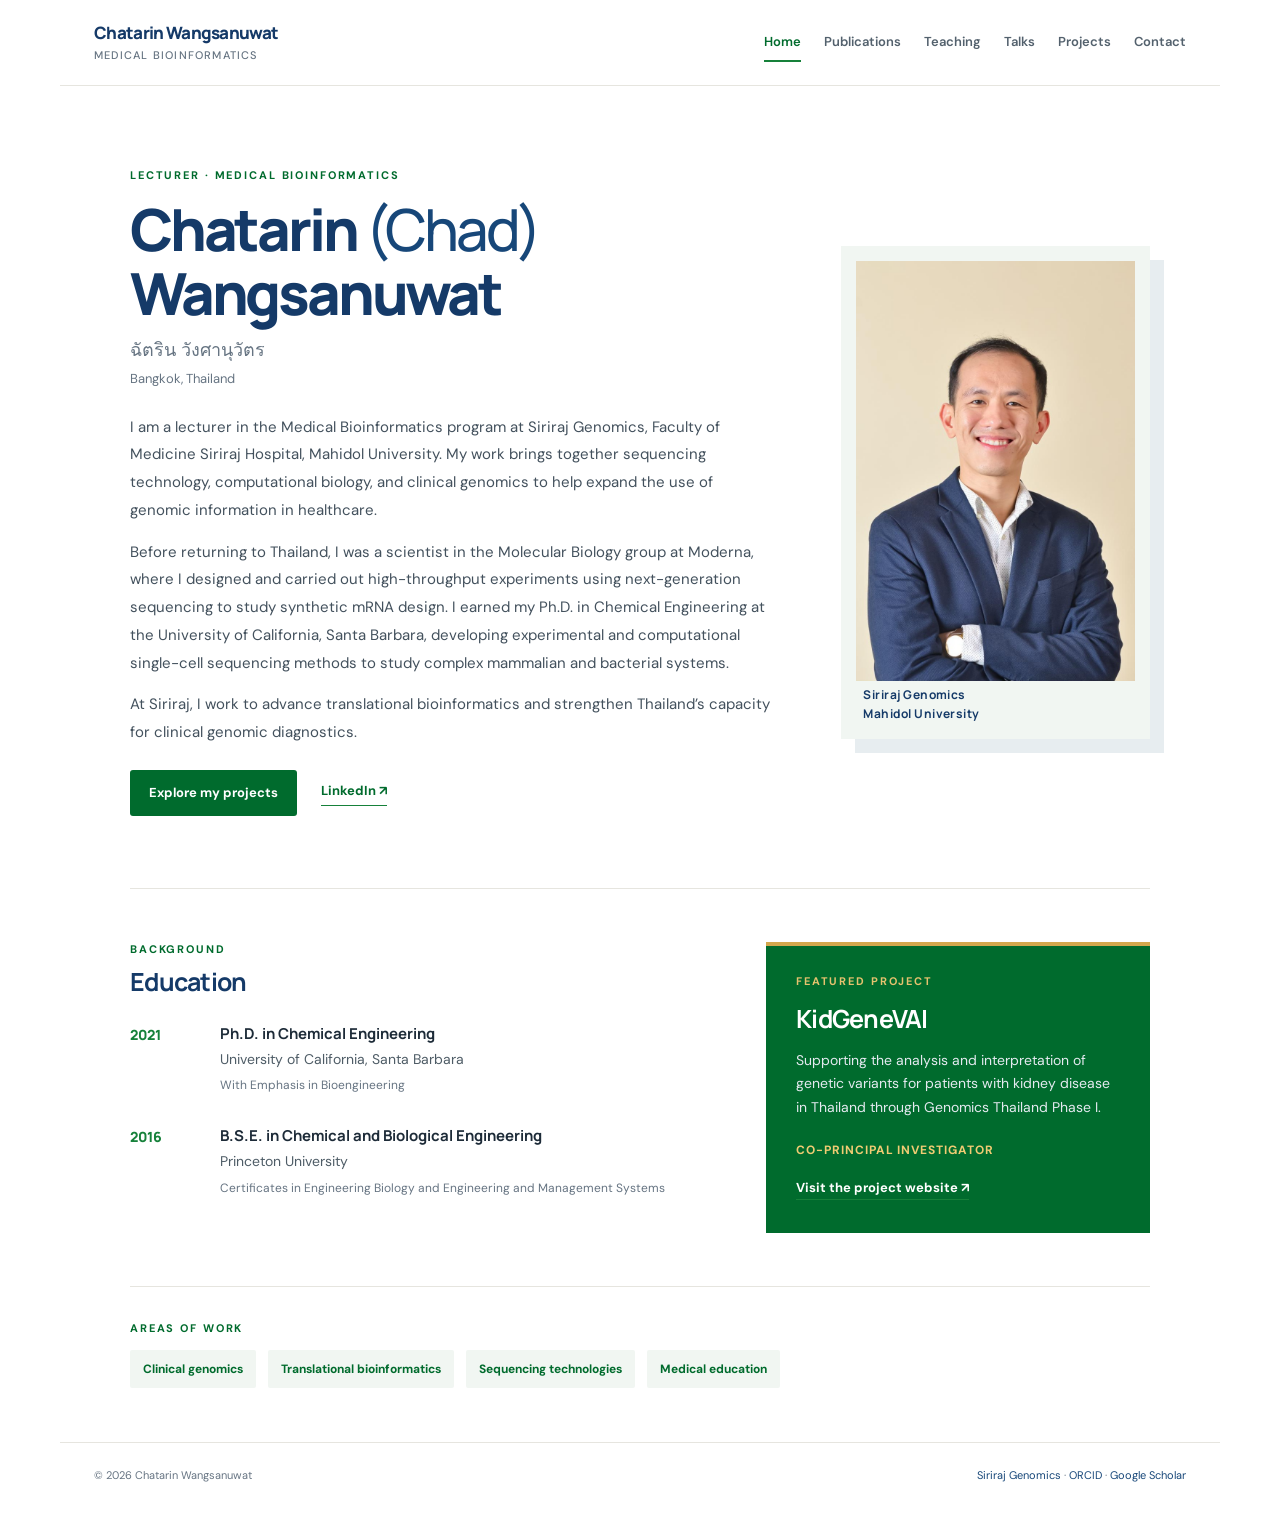
<file: index.html>
<!doctype html>
<html lang="en">
<head>
  <meta charset="utf-8">
  <meta name="viewport" content="width=device-width, initial-scale=1">
  <meta name="description" content="Chatarin (Chad) Wangsanuwat — medical bioinformatics, genomics, and translational research.">
  <title>Chatarin (Chad) Wangsanuwat</title>
  <link rel="stylesheet" href="style.css">
</head>
<body>
  <header class="site-header">
    <a class="brand" href="index.html">Chatarin Wangsanuwat<span>Medical Bioinformatics</span></a>
    <nav aria-label="Main navigation">
      <a class="active" href="index.html">Home</a><a href="publications.html">Publications</a><a href="teaching.html">Teaching</a><a href="talks.html">Talks</a><a href="projects.html">Projects</a><a href="contact.html">Contact</a>
    </nav>
  </header>
  <main>
    <section class="hero">
      <div class="hero-copy">
        <p class="eyebrow">Lecturer · Medical Bioinformatics</p>
        <h1>Chatarin <span>(Chad)</span><br>Wangsanuwat</h1>
        <p class="thai-name" lang="th">ฉัตริน วังศานุวัตร</p>
        <p class="location">Bangkok, Thailand</p>
        <p>I am a lecturer in the Medical Bioinformatics program at Siriraj Genomics, Faculty of Medicine Siriraj Hospital, Mahidol University. My work brings together sequencing technology, computational biology, and clinical genomics to help expand the use of genomic information in healthcare.</p>
        <p>Before returning to Thailand, I was a scientist in the Molecular Biology group at Moderna, where I designed and carried out high-throughput experiments using next-generation sequencing to study synthetic mRNA design. I earned my Ph.D. in Chemical Engineering at the University of California, Santa Barbara, developing experimental and computational single-cell sequencing methods to study complex mammalian and bacterial systems.</p>
        <p>At Siriraj, I work to advance translational bioinformatics and strengthen Thailand’s capacity for clinical genomic diagnostics.</p>
        <div class="hero-links"><a class="button" href="projects.html">Explore my projects</a><a class="text-link" href="https://www.linkedin.com/in/cwangsanuwat/">LinkedIn ↗</a></div>
      </div>
      <div class="portrait-wrap"><img class="portrait" src="assets/chatarin-wangsanuwat.jpg" alt="Portrait of Chatarin (Chad) Wangsanuwat"><div class="portrait-caption">Siriraj Genomics<br>Mahidol University</div></div>
    </section>

    <section class="section-grid">
      <section class="content-section">
        <div class="section-heading"><p class="eyebrow">Background</p><h2>Education</h2></div>
        <article class="education-item"><div class="year">2021</div><div><h3>Ph.D. in Chemical Engineering</h3><p>University of California, Santa Barbara</p><p class="muted">With Emphasis in Bioengineering</p></div></article>
        <article class="education-item"><div class="year">2016</div><div><h3>B.S.E. in Chemical and Biological Engineering</h3><p>Princeton University</p><p class="muted">Certificates in Engineering Biology and Engineering and Management Systems</p></div></article>
      </section>
      <aside class="feature-card"><p class="eyebrow">Featured project</p><h2>KidGeneVAI</h2><p>Supporting the analysis and interpretation of genetic variants for patients with kidney disease in Thailand through Genomics Thailand Phase I.</p><p class="role-label">Co-Principal Investigator</p><a class="text-link" href="https://kidgenevai.sigenomics.com/">Visit the project website ↗</a></aside>
    </section>

    <section class="focus-band"><p class="eyebrow">Areas of work</p><div class="focus-list"><span>Clinical genomics</span><span>Translational bioinformatics</span><span>Sequencing technologies</span><span>Medical education</span></div></section>
  </main>
  <footer><span>© 2026 Chatarin Wangsanuwat</span><span><a href="https://www.sigenomics.com/">Siriraj Genomics</a> · <a href="https://orcid.org/0000-0001-8228-2387">ORCID</a> · <a href="https://scholar.google.com/citations?user=dkV3cPIAAAAJ&hl=en">Google Scholar</a></span></footer>
</body>
</html>
</file>
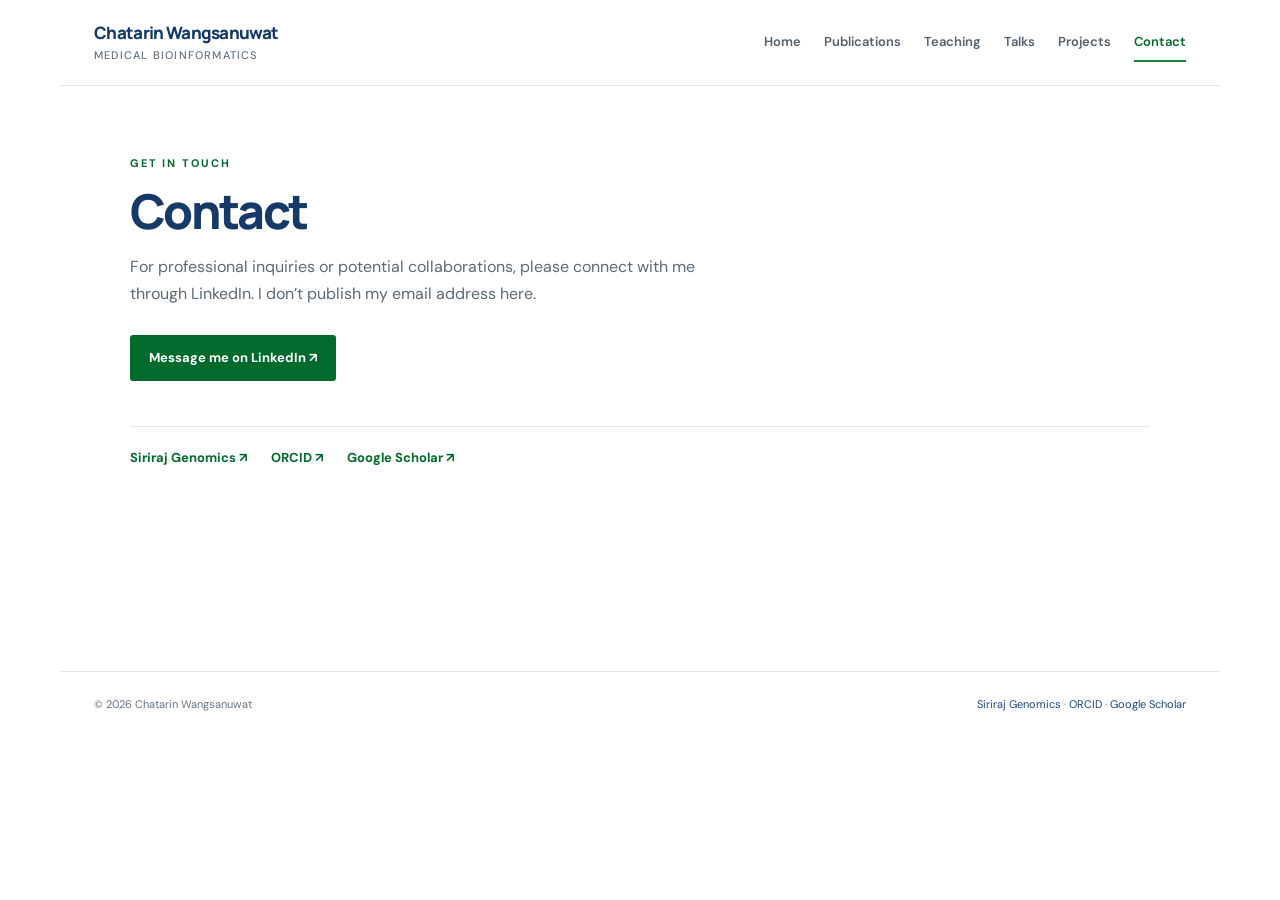
<file: contact.html>
<!doctype html>
<html lang="en"><head><meta charset="utf-8"><meta name="viewport" content="width=device-width, initial-scale=1"><meta name="description" content="Professional links for contacting Chatarin Wangsanuwat."><title>Contact | Chatarin Wangsanuwat</title><link rel="stylesheet" href="style.css"></head>
<body><header class="site-header"><a class="brand" href="index.html">Chatarin Wangsanuwat<span>Medical Bioinformatics</span></a><nav aria-label="Main navigation"><a href="index.html">Home</a><a href="publications.html">Publications</a><a href="teaching.html">Teaching</a><a href="talks.html">Talks</a><a href="projects.html">Projects</a><a class="active" href="contact.html">Contact</a></nav></header>
<main class="page-main contact-main"><p class="eyebrow">Get in touch</p><h1>Contact</h1><p class="page-intro">For professional inquiries or potential collaborations, please connect with me through LinkedIn. I don’t publish my email address here.</p>
<a class="button" href="https://www.linkedin.com/in/cwangsanuwat/">Message me on LinkedIn ↗</a>
<div class="contact-links"><a href="https://www.sigenomics.com/">Siriraj Genomics ↗</a><a href="https://orcid.org/0000-0001-8228-2387">ORCID ↗</a><a href="https://scholar.google.com/citations?user=dkV3cPIAAAAJ&hl=en">Google Scholar ↗</a></div>
</main><footer><span>© 2026 Chatarin Wangsanuwat</span><span><a href="https://www.sigenomics.com/">Siriraj Genomics</a> · <a href="https://orcid.org/0000-0001-8228-2387">ORCID</a> · <a href="https://scholar.google.com/citations?user=dkV3cPIAAAAJ&hl=en">Google Scholar</a></span></footer></body></html>
</file>
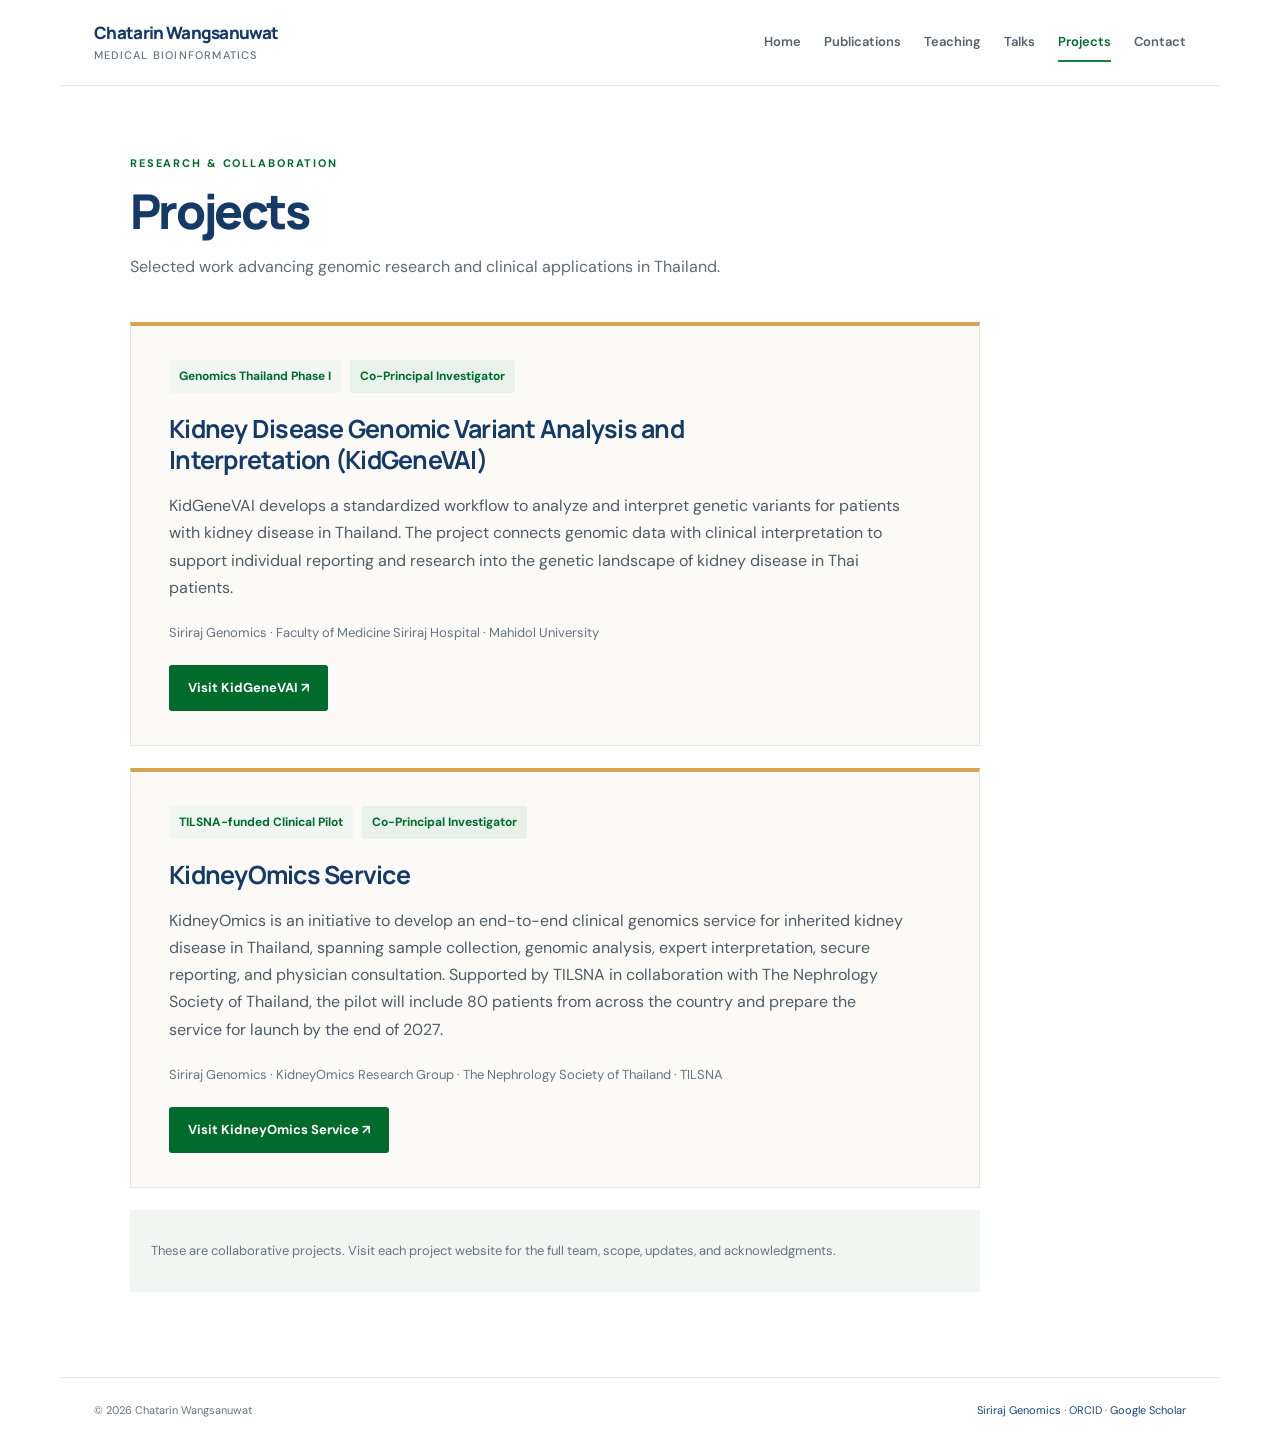
<file: projects.html>
<!doctype html>
<html lang="en"><head><meta charset="utf-8"><meta name="viewport" content="width=device-width, initial-scale=1"><meta name="description" content="Research projects involving Chatarin Wangsanuwat."><title>Projects | Chatarin Wangsanuwat</title><link rel="stylesheet" href="style.css"></head>
<body><header class="site-header"><a class="brand" href="index.html">Chatarin Wangsanuwat<span>Medical Bioinformatics</span></a><nav aria-label="Main navigation"><a href="index.html">Home</a><a href="publications.html">Publications</a><a href="teaching.html">Teaching</a><a href="talks.html">Talks</a><a class="active" href="projects.html">Projects</a><a href="contact.html">Contact</a></nav></header>
<main class="page-main"><p class="eyebrow">Research &amp; collaboration</p><h1>Projects</h1><p class="page-intro">Selected work advancing genomic research and clinical applications in Thailand.</p>
<article class="project-card"><div class="project-topline"><span class="tag">Genomics Thailand Phase I</span><span class="tag tag-green">Co-Principal Investigator</span></div><h2>Kidney Disease Genomic Variant Analysis and Interpretation (KidGeneVAI)</h2><p>KidGeneVAI develops a standardized workflow to analyze and interpret genetic variants for patients with kidney disease in Thailand. The project connects genomic data with clinical interpretation to support individual reporting and research into the genetic landscape of kidney disease in Thai patients.</p><p class="project-org">Siriraj Genomics · Faculty of Medicine Siriraj Hospital · Mahidol University</p><a class="button" href="https://kidgenevai.sigenomics.com/">Visit KidGeneVAI ↗</a></article>
<article class="project-card" style="margin-top:22px"><div class="project-topline"><span class="tag">TILSNA-funded Clinical Pilot</span><span class="tag tag-green">Co-Principal Investigator</span></div><h2>KidneyOmics Service</h2><p>KidneyOmics is an initiative to develop an end-to-end clinical genomics service for inherited kidney disease in Thailand, spanning sample collection, genomic analysis, expert interpretation, secure reporting, and physician consultation. Supported by TILSNA in collaboration with The Nephrology Society of Thailand, the pilot will include 80 patients from across the country and prepare the service for launch by the end of 2027.</p><p class="project-org">Siriraj Genomics · KidneyOmics Research Group · The Nephrology Society of Thailand · TILSNA</p><a class="button" href="https://cwangsanuwat.github.io/kidneyomics-service/">Visit KidneyOmics Service ↗</a></article>
<aside class="note-box"><p>These are collaborative projects. Visit each project website for the full team, scope, updates, and acknowledgments.</p></aside>
</main><footer><span>© 2026 Chatarin Wangsanuwat</span><span><a href="https://www.sigenomics.com/">Siriraj Genomics</a> · <a href="https://orcid.org/0000-0001-8228-2387">ORCID</a> · <a href="https://scholar.google.com/citations?user=dkV3cPIAAAAJ&hl=en">Google Scholar</a></span></footer></body></html>
</file>
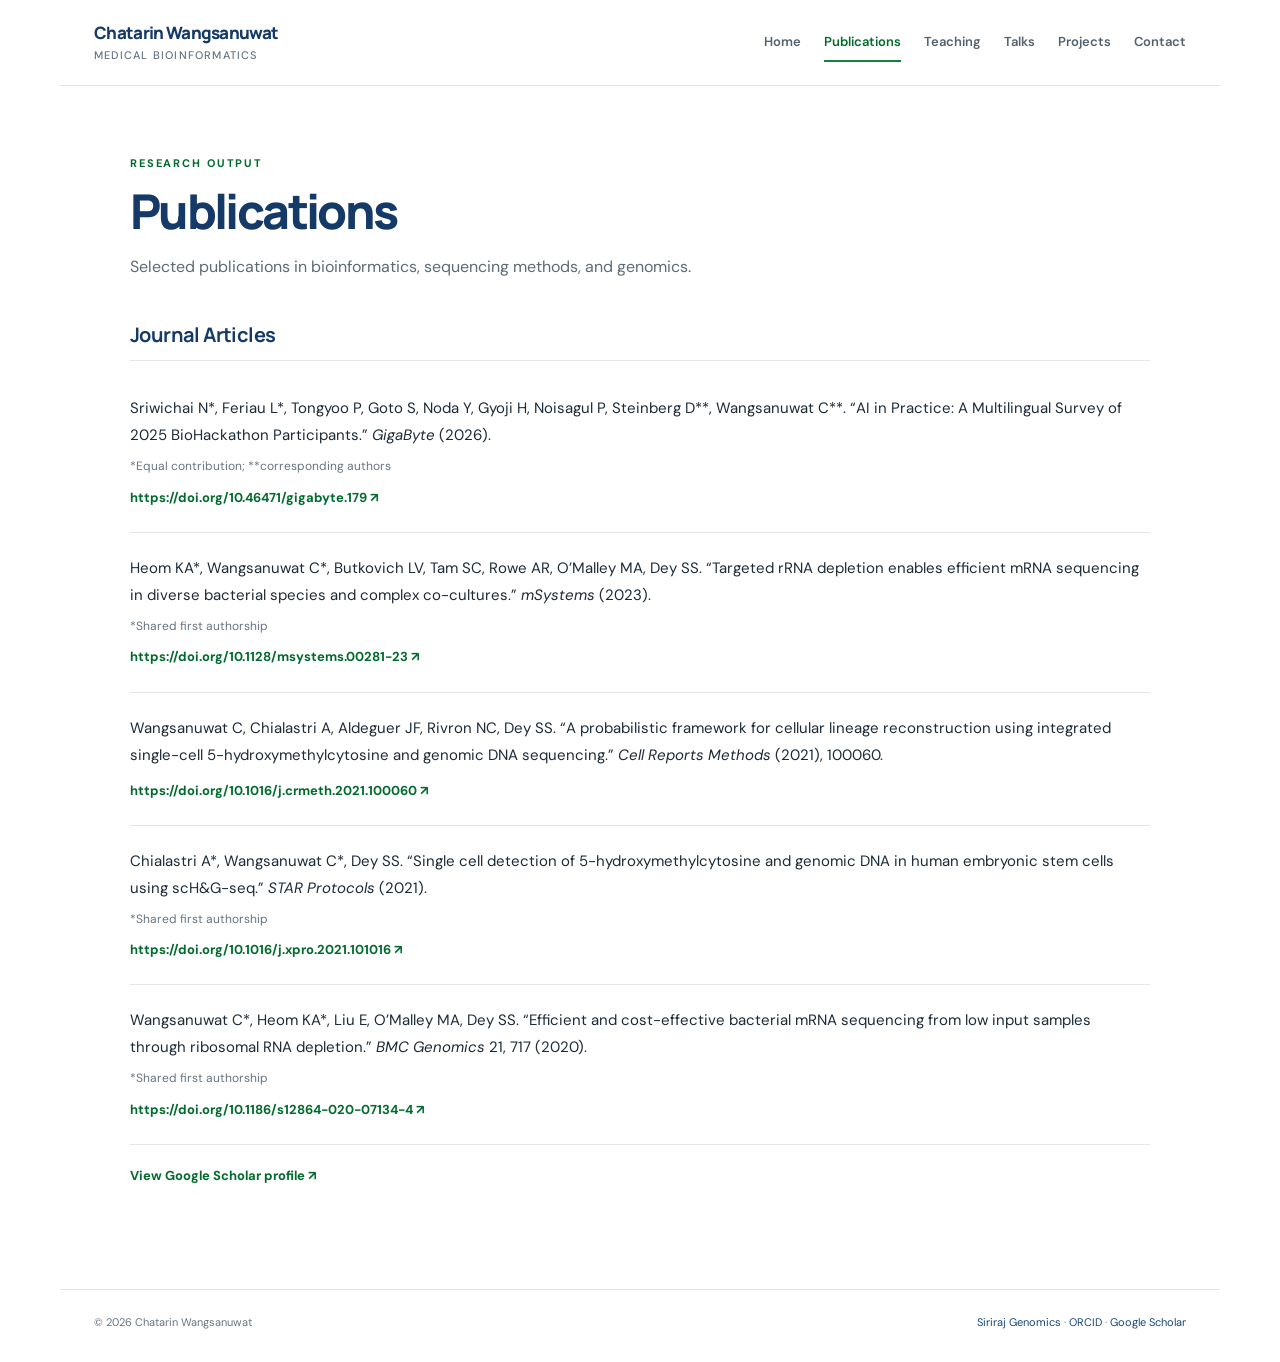
<file: publications.html>
<!doctype html>
<html lang="en"><head><meta charset="utf-8"><meta name="viewport" content="width=device-width, initial-scale=1"><meta name="description" content="Selected publications by Chatarin Wangsanuwat."><title>Publications | Chatarin Wangsanuwat</title><link rel="stylesheet" href="style.css"></head>
<body><header class="site-header"><a class="brand" href="index.html">Chatarin Wangsanuwat<span>Medical Bioinformatics</span></a><nav aria-label="Main navigation"><a href="index.html">Home</a><a class="active" href="publications.html">Publications</a><a href="teaching.html">Teaching</a><a href="talks.html">Talks</a><a href="projects.html">Projects</a><a href="contact.html">Contact</a></nav></header>
<main class="page-main"><p class="eyebrow">Research output</p><h1>Publications</h1><p class="page-intro">Selected publications in bioinformatics, sequencing methods, and genomics.</p>
<h2 class="list-heading">Journal Articles</h2>
<article class="listing"><p class="citation">Sriwichai N*, Feriau L*, Tongyoo P, Goto S, Noda Y, Gyoji H, Noisagul P, Steinberg D**, Wangsanuwat C**. “AI in Practice: A Multilingual Survey of 2025 BioHackathon Participants.” <em>GigaByte</em> (2026).</p><p class="note">*Equal contribution; **corresponding authors</p><a href="https://doi.org/10.46471/gigabyte.179">https://doi.org/10.46471/gigabyte.179 ↗</a></article>
<article class="listing"><p class="citation">Heom KA*, Wangsanuwat C*, Butkovich LV, Tam SC, Rowe AR, O’Malley MA, Dey SS. “Targeted rRNA depletion enables efficient mRNA sequencing in diverse bacterial species and complex co-cultures.” <em>mSystems</em> (2023).</p><p class="note">*Shared first authorship</p><a href="https://doi.org/10.1128/msystems.00281-23">https://doi.org/10.1128/msystems.00281-23 ↗</a></article>
<article class="listing"><p class="citation">Wangsanuwat C, Chialastri A, Aldeguer JF, Rivron NC, Dey SS. “A probabilistic framework for cellular lineage reconstruction using integrated single-cell 5-hydroxymethylcytosine and genomic DNA sequencing.” <em>Cell Reports Methods</em> (2021), 100060.</p><a href="https://doi.org/10.1016/j.crmeth.2021.100060">https://doi.org/10.1016/j.crmeth.2021.100060 ↗</a></article>
<article class="listing"><p class="citation">Chialastri A*, Wangsanuwat C*, Dey SS. “Single cell detection of 5-hydroxymethylcytosine and genomic DNA in human embryonic stem cells using scH&amp;G-seq.” <em>STAR Protocols</em> (2021).</p><p class="note">*Shared first authorship</p><a href="https://doi.org/10.1016/j.xpro.2021.101016">https://doi.org/10.1016/j.xpro.2021.101016 ↗</a></article>
<article class="listing"><p class="citation">Wangsanuwat C*, Heom KA*, Liu E, O’Malley MA, Dey SS. “Efficient and cost-effective bacterial mRNA sequencing from low input samples through ribosomal RNA depletion.” <em>BMC Genomics</em> 21, 717 (2020).</p><p class="note">*Shared first authorship</p><a href="https://doi.org/10.1186/s12864-020-07134-4">https://doi.org/10.1186/s12864-020-07134-4 ↗</a></article>
<p class="scholar-link"><a href="https://scholar.google.com/citations?user=dkV3cPIAAAAJ&hl=en">View Google Scholar profile ↗</a></p></main>
<footer><span>© 2026 Chatarin Wangsanuwat</span><span><a href="https://www.sigenomics.com/">Siriraj Genomics</a> · <a href="https://orcid.org/0000-0001-8228-2387">ORCID</a> · <a href="https://scholar.google.com/citations?user=dkV3cPIAAAAJ&hl=en">Google Scholar</a></span></footer></body></html>
</file>
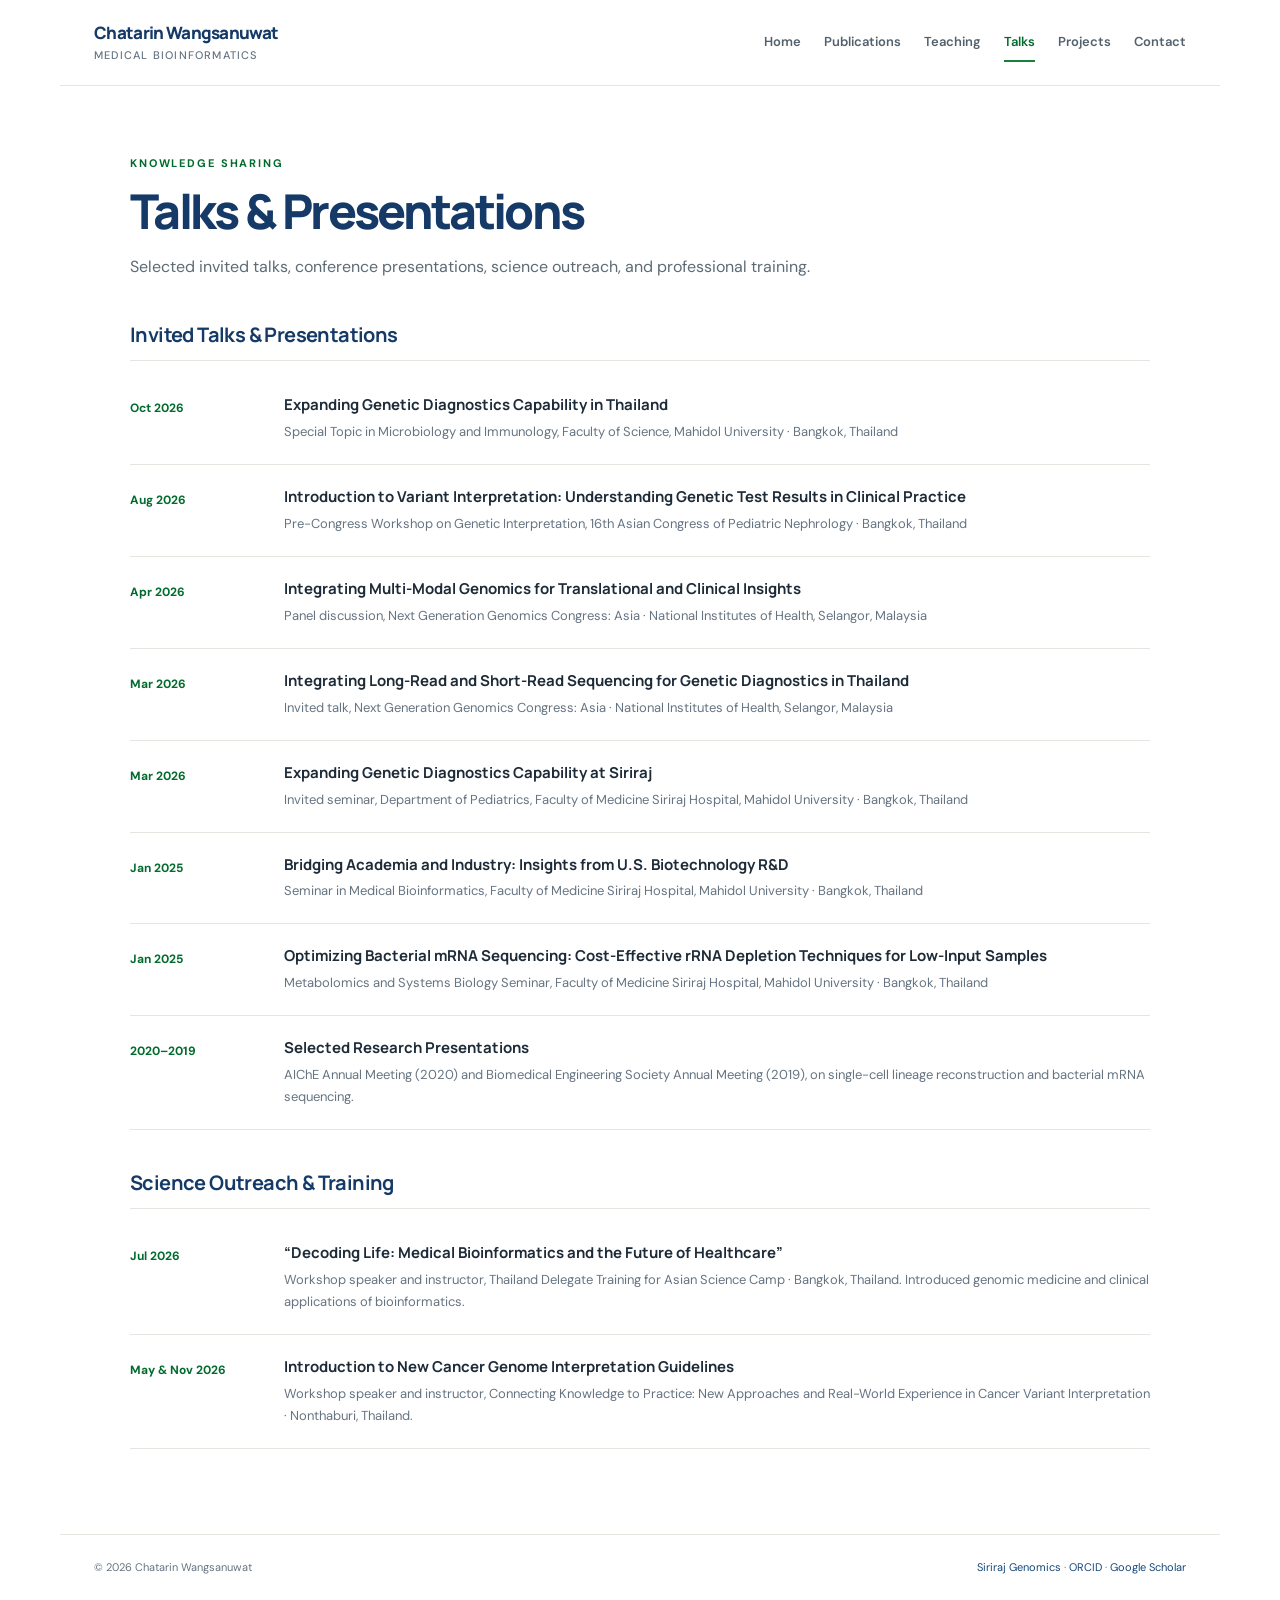
<file: talks.html>
<!doctype html>
<html lang="en"><head><meta charset="utf-8"><meta name="viewport" content="width=device-width, initial-scale=1"><meta name="description" content="Selected talks, presentations, outreach, and training by Chatarin Wangsanuwat."><title>Talks | Chatarin Wangsanuwat</title><link rel="stylesheet" href="style.css"></head>
<body><header class="site-header"><a class="brand" href="index.html">Chatarin Wangsanuwat<span>Medical Bioinformatics</span></a><nav aria-label="Main navigation"><a href="index.html">Home</a><a href="publications.html">Publications</a><a href="teaching.html">Teaching</a><a class="active" href="talks.html">Talks</a><a href="projects.html">Projects</a><a href="contact.html">Contact</a></nav></header>
<main class="page-main"><p class="eyebrow">Knowledge sharing</p><h1>Talks &amp; Presentations</h1><p class="page-intro">Selected invited talks, conference presentations, science outreach, and professional training.</p>
<h2 class="list-heading">Invited Talks &amp; Presentations</h2>
<article class="talk"><time>Oct 2026</time><div><h3>Expanding Genetic Diagnostics Capability in Thailand</h3><p>Special Topic in Microbiology and Immunology, Faculty of Science, Mahidol University · Bangkok, Thailand</p></div></article>
<article class="talk"><time>Aug 2026</time><div><h3>Introduction to Variant Interpretation: Understanding Genetic Test Results in Clinical Practice</h3><p>Pre-Congress Workshop on Genetic Interpretation, 16th Asian Congress of Pediatric Nephrology · Bangkok, Thailand</p></div></article>
<article class="talk"><time>Apr 2026</time><div><h3>Integrating Multi-Modal Genomics for Translational and Clinical Insights</h3><p>Panel discussion, Next Generation Genomics Congress: Asia · National Institutes of Health, Selangor, Malaysia</p></div></article>
<article class="talk"><time>Mar 2026</time><div><h3>Integrating Long-Read and Short-Read Sequencing for Genetic Diagnostics in Thailand</h3><p>Invited talk, Next Generation Genomics Congress: Asia · National Institutes of Health, Selangor, Malaysia</p></div></article>
<article class="talk"><time>Mar 2026</time><div><h3>Expanding Genetic Diagnostics Capability at Siriraj</h3><p>Invited seminar, Department of Pediatrics, Faculty of Medicine Siriraj Hospital, Mahidol University · Bangkok, Thailand</p></div></article>
<article class="talk"><time>Jan 2025</time><div><h3>Bridging Academia and Industry: Insights from U.S. Biotechnology R&amp;D</h3><p>Seminar in Medical Bioinformatics, Faculty of Medicine Siriraj Hospital, Mahidol University · Bangkok, Thailand</p></div></article>
<article class="talk"><time>Jan 2025</time><div><h3>Optimizing Bacterial mRNA Sequencing: Cost-Effective rRNA Depletion Techniques for Low-Input Samples</h3><p>Metabolomics and Systems Biology Seminar, Faculty of Medicine Siriraj Hospital, Mahidol University · Bangkok, Thailand</p></div></article>
<article class="talk"><time>2020–2019</time><div><h3>Selected Research Presentations</h3><p>AIChE Annual Meeting (2020) and Biomedical Engineering Society Annual Meeting (2019), on single-cell lineage reconstruction and bacterial mRNA sequencing.</p></div></article>
<h2 class="list-heading">Science Outreach &amp; Training</h2>
<article class="talk"><time>Jul 2026</time><div><h3>“Decoding Life: Medical Bioinformatics and the Future of Healthcare”</h3><p>Workshop speaker and instructor, Thailand Delegate Training for Asian Science Camp · Bangkok, Thailand. Introduced genomic medicine and clinical applications of bioinformatics.</p></div></article>
<article class="talk"><time>May &amp; Nov 2026</time><div><h3>Introduction to New Cancer Genome Interpretation Guidelines</h3><p>Workshop speaker and instructor, Connecting Knowledge to Practice: New Approaches and Real-World Experience in Cancer Variant Interpretation · Nonthaburi, Thailand.</p></div></article>
</main><footer><span>© 2026 Chatarin Wangsanuwat</span><span><a href="https://www.sigenomics.com/">Siriraj Genomics</a> · <a href="https://orcid.org/0000-0001-8228-2387">ORCID</a> · <a href="https://scholar.google.com/citations?user=dkV3cPIAAAAJ&hl=en">Google Scholar</a></span></footer></body></html>
</file>
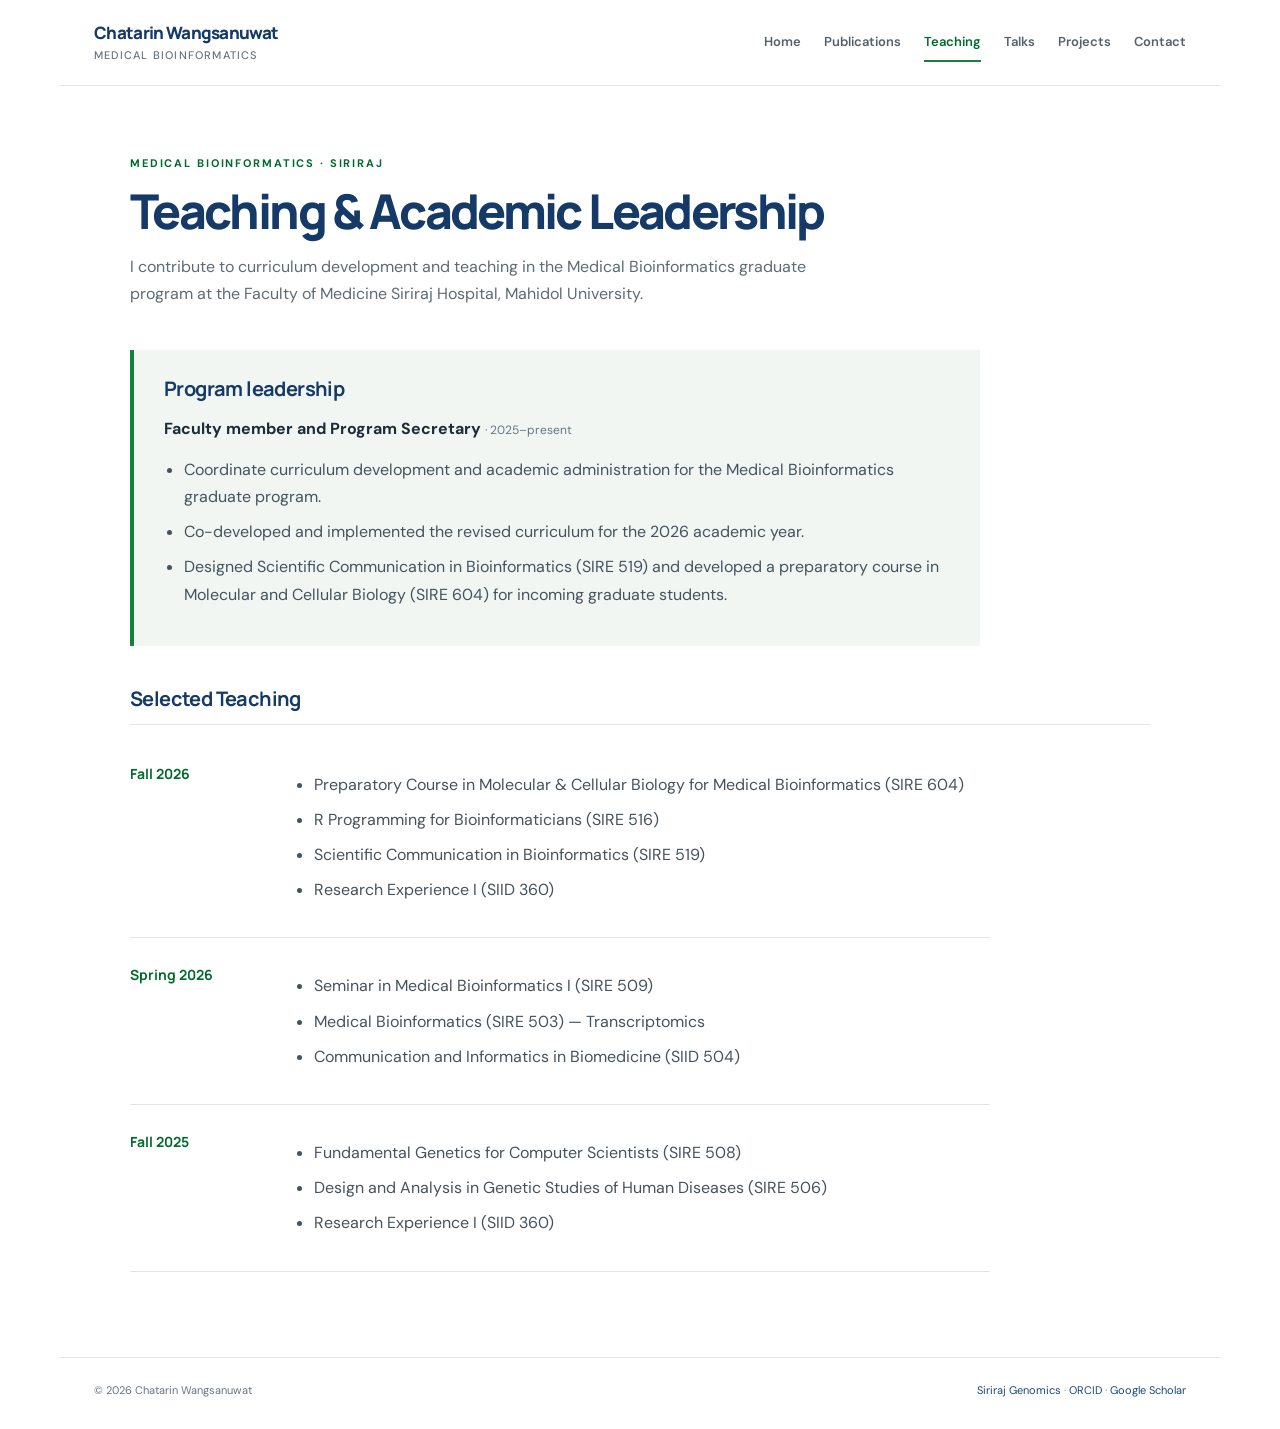
<file: teaching.html>
<!doctype html>
<html lang="en"><head><meta charset="utf-8"><meta name="viewport" content="width=device-width, initial-scale=1"><meta name="description" content="Teaching and academic leadership by Chatarin Wangsanuwat."><title>Teaching | Chatarin Wangsanuwat</title><link rel="stylesheet" href="style.css"></head>
<body><header class="site-header"><a class="brand" href="index.html">Chatarin Wangsanuwat<span>Medical Bioinformatics</span></a><nav aria-label="Main navigation"><a href="index.html">Home</a><a href="publications.html">Publications</a><a class="active" href="teaching.html">Teaching</a><a href="talks.html">Talks</a><a href="projects.html">Projects</a><a href="contact.html">Contact</a></nav></header>
<main class="page-main"><p class="eyebrow">Medical Bioinformatics · Siriraj</p><h1>Teaching &amp; Academic Leadership</h1><p class="page-intro">I contribute to curriculum development and teaching in the Medical Bioinformatics graduate program at the Faculty of Medicine Siriraj Hospital, Mahidol University.</p>
<section class="teaching-feature"><h2>Program leadership</h2><p><strong>Faculty member and Program Secretary</strong> <span class="muted">· 2025–present</span></p><ul><li>Coordinate curriculum development and academic administration for the Medical Bioinformatics graduate program.</li><li>Co-developed and implemented the revised curriculum for the 2026 academic year.</li><li>Designed Scientific Communication in Bioinformatics (SIRE 519) and developed a preparatory course in Molecular and Cellular Biology (SIRE 604) for incoming graduate students.</li></ul></section>
<h2 class="list-heading">Selected Teaching</h2><section class="term"><div class="term-label">Fall 2026</div><div><ul><li>Preparatory Course in Molecular &amp; Cellular Biology for Medical Bioinformatics (SIRE 604)</li><li>R Programming for Bioinformaticians (SIRE 516)</li><li>Scientific Communication in Bioinformatics (SIRE 519)</li><li>Research Experience I (SIID 360)</li></ul></div></section>
<section class="term"><div class="term-label">Spring 2026</div><div><ul><li>Seminar in Medical Bioinformatics I (SIRE 509)</li><li>Medical Bioinformatics (SIRE 503) — Transcriptomics</li><li>Communication and Informatics in Biomedicine (SIID 504)</li></ul></div></section>
<section class="term"><div class="term-label">Fall 2025</div><div><ul><li>Fundamental Genetics for Computer Scientists (SIRE 508)</li><li>Design and Analysis in Genetic Studies of Human Diseases (SIRE 506)</li><li>Research Experience I (SIID 360)</li></ul></div></section></main>
<footer><span>© 2026 Chatarin Wangsanuwat</span><span><a href="https://www.sigenomics.com/">Siriraj Genomics</a> · <a href="https://orcid.org/0000-0001-8228-2387">ORCID</a> · <a href="https://scholar.google.com/citations?user=dkV3cPIAAAAJ&hl=en">Google Scholar</a></span></footer></body></html>
</file>
<file: style.css>
@import url('https://fonts.googleapis.com/css2?family=DM+Sans:wght@400;500;600;700&family=Manrope:wght@400;500;600;700;800&display=swap');
:root{--navy:#153a68;--blue:#174779;--green:#16813a;--green-dark:#006b2d;--gold:#d3a74d;--ink:#1d2b38;--muted:#667482;--paper:#fbfaf7;--line:#e6e5df;--pale:#f1f6f2}*{box-sizing:border-box}html{scroll-behavior:smooth}body{margin:0;background:white;color:var(--ink);font-family:'DM Sans',Arial,sans-serif;line-height:1.7}.site-header{max-width:1160px;margin:auto;min-height:86px;padding:18px 34px;display:flex;align-items:center;justify-content:space-between;gap:32px;border-bottom:1px solid var(--line)}.brand{font:800 17px/1.2 Manrope,sans-serif;color:var(--navy);text-decoration:none;letter-spacing:-.04em}.brand span{display:block;margin-top:5px;font:500 11px 'DM Sans',sans-serif;letter-spacing:.11em;text-transform:uppercase;color:var(--muted)}nav{display:flex;gap:23px;align-items:center;flex-wrap:wrap}nav a{color:#53616d;text-decoration:none;font-size:13px;font-weight:600;padding:8px 0}nav a:hover,nav a.active{color:var(--green-dark)}nav a.active{box-shadow:inset 0 -2px var(--green)}main{max-width:1088px;margin:auto;padding:0 34px}.hero{display:grid;grid-template-columns:1.35fr .65fr;gap:70px;padding:82px 0 72px;align-items:center}.eyebrow{color:var(--green-dark);font-size:11px;line-height:1.4;text-transform:uppercase;letter-spacing:.17em;font-weight:700;margin:0 0 14px}.hero h1,.page-main h1{font:800 clamp(38px,5vw,58px)/1.1 Manrope,sans-serif;letter-spacing:-.055em;color:var(--navy);margin:0 0 10px}.hero h1 span{color:var(--blue);font-weight:500}.thai-name{color:var(--muted);font-size:18px;margin:8px 0 0}.location{font-size:13px;color:var(--muted);margin:2px 0 24px}.hero-copy>p:not(.eyebrow):not(.thai-name):not(.location){font-size:15px;line-height:1.85;color:#43515d;margin:0 0 14px}.portrait-wrap{position:relative;background:var(--pale);padding:15px 15px 58px;max-width:340px;margin-left:auto;box-shadow:14px 14px 0 #e7edf0}.portrait{display:block;width:100%;height:420px;object-fit:cover;object-position:center 27%;}.portrait-caption{position:absolute;bottom:15px;left:22px;color:var(--navy);font:700 12px/1.6 Manrope,sans-serif;letter-spacing:.04em}.hero-links{display:flex;align-items:center;gap:24px;margin-top:23px}.button{display:inline-block;background:var(--green-dark);color:white;text-decoration:none;padding:12px 19px;border-radius:3px;font-size:13px;font-weight:700;transition:background .2s}.button:hover{background:var(--navy)}.text-link{color:var(--green-dark);font-weight:700;font-size:13px;text-decoration:none;border-bottom:1px solid var(--green);padding-bottom:3px}.text-link:hover{color:var(--navy)}.section-grid{border-top:1px solid var(--line);padding:53px 0;display:grid;grid-template-columns:1.2fr .8fr;gap:60px}.section-heading h2,.feature-card h2,.page-main h2{font:700 25px/1.25 Manrope,sans-serif;letter-spacing:-.03em;color:var(--navy);margin:0 0 24px}.section-heading .eyebrow{margin-bottom:9px}.education-item{display:grid;grid-template-columns:72px 1fr;gap:18px;margin:25px 0}.education-item .year{color:var(--green);font:800 14px Manrope,sans-serif;padding-top:2px}.education-item h3{font:700 15px Manrope,sans-serif;margin:0;color:var(--ink)}.education-item p{margin:4px 0;font-size:14px;color:#4e5c66}.muted,.note{color:var(--muted)!important;font-size:12px!important}.feature-card{padding:28px 30px 32px;background:var(--green-dark);color:white;align-self:center;border-top:4px solid var(--gold)}.feature-card .eyebrow{color:#e5c26e}.feature-card h2{color:white;margin-bottom:13px}.feature-card p:not(.eyebrow):not(.role-label){color:#e4eaf0;font-size:14px}.feature-card .role-label{font-weight:700;color:#f0cc73;font-size:12px;text-transform:uppercase;letter-spacing:.08em;margin:20px 0 13px}.feature-card .text-link{color:white}.focus-band{border-top:1px solid var(--line);padding:34px 0 54px}.focus-list{display:flex;gap:12px;flex-wrap:wrap}.focus-list span,.tag{background:var(--pale);color:var(--green-dark);font-size:12px;font-weight:700;padding:9px 13px;border-radius:2px}.page-main{padding-top:70px;padding-bottom:85px;min-height:70vh}.page-main h1{font-size:48px}.page-intro{font-size:16px;color:#5d6b75;max-width:720px;margin:15px 0 42px}.list-heading{font-size:20px!important;margin:40px 0 12px!important;border-bottom:1px solid var(--line);padding-bottom:13px}.listing{padding:22px 0;border-bottom:1px solid var(--line)}.listing p{margin:0 0 7px}.citation{font-size:15px;line-height:1.8}.listing a,.scholar-link a,.contact-links a{color:var(--green-dark);font-weight:700;font-size:13px;text-decoration:none}.listing a:hover,.contact-links a:hover{color:var(--navy);text-decoration:underline}.listing .note{margin:2px 0 6px}.teaching-feature{background:var(--pale);padding:26px 30px;border-left:4px solid var(--green);max-width:850px}.teaching-feature h2{font-size:20px;margin:0 0 14px}.teaching-feature p{margin:0 0 10px}.teaching-feature ul,.term ul{padding-left:20px;margin:8px 0}.teaching-feature li,.term li{padding:4px 0;color:#45535e}.term{display:grid;grid-template-columns:140px 1fr;gap:24px;padding:22px 0;border-bottom:1px solid var(--line);max-width:860px}.term-label{font:700 14px Manrope,sans-serif;color:var(--green-dark);padding-top:5px}.talk{display:grid;grid-template-columns:130px 1fr;gap:24px;padding:21px 0;border-bottom:1px solid var(--line)}.talk time{font-size:12px;font-weight:700;color:var(--green-dark);padding-top:4px}.talk h3{font:700 15px/1.45 Manrope,sans-serif;color:var(--ink);margin:0 0 5px}.talk p{font-size:13px;color:var(--muted);margin:0}.project-card{max-width:850px;padding:34px 38px;background:var(--paper);border:1px solid var(--line);border-top:4px solid var(--gold)}.project-topline{display:flex;gap:9px;flex-wrap:wrap;margin-bottom:20px}.tag{display:inline-block;padding:6px 10px}.tag-green{background:#e8f2ea;color:var(--green-dark)}.project-card h2{max-width:680px;margin:0 0 17px}.project-card p{color:#4e5c66;max-width:740px}.project-org{font-size:13px;color:var(--muted)!important;margin:21px 0}.note-box{max-width:850px;margin-top:22px;padding:17px 21px;background:var(--pale);color:var(--muted);font-size:13px}.contact-main{min-height:65vh}.contact-main .page-intro{max-width:590px;margin-bottom:27px}.contact-links{display:flex;gap:24px;flex-wrap:wrap;margin-top:45px;border-top:1px solid var(--line);padding-top:20px}footer{border-top:1px solid var(--line);max-width:1160px;margin:auto;padding:23px 34px 30px;display:flex;justify-content:space-between;gap:20px;color:var(--muted);font-size:11px}footer a{color:var(--blue);text-decoration:none}footer a:hover{text-decoration:underline}@media(max-width:800px){.site-header{align-items:flex-start;flex-direction:column;gap:15px;padding:18px 23px}nav{gap:15px}.hero{grid-template-columns:1fr;gap:40px;padding:55px 0}.portrait-wrap{margin:0;max-width:360px}.section-grid{grid-template-columns:1fr;gap:25px}main{padding-left:23px;padding-right:23px}.page-main{padding-top:52px}.page-main h1{font-size:40px}}@media(max-width:520px){nav{gap:8px 15px}nav a{font-size:12px}.hero h1{font-size:40px}.hero-links{align-items:flex-start;flex-direction:column;gap:14px}.term,.talk{grid-template-columns:1fr;gap:5px}.term{padding:16px 0}.talk{padding:17px 0}.feature-card{padding:23px}.project-card{padding:25px 22px}footer{padding:20px 23px;flex-direction:column}}
</file>
